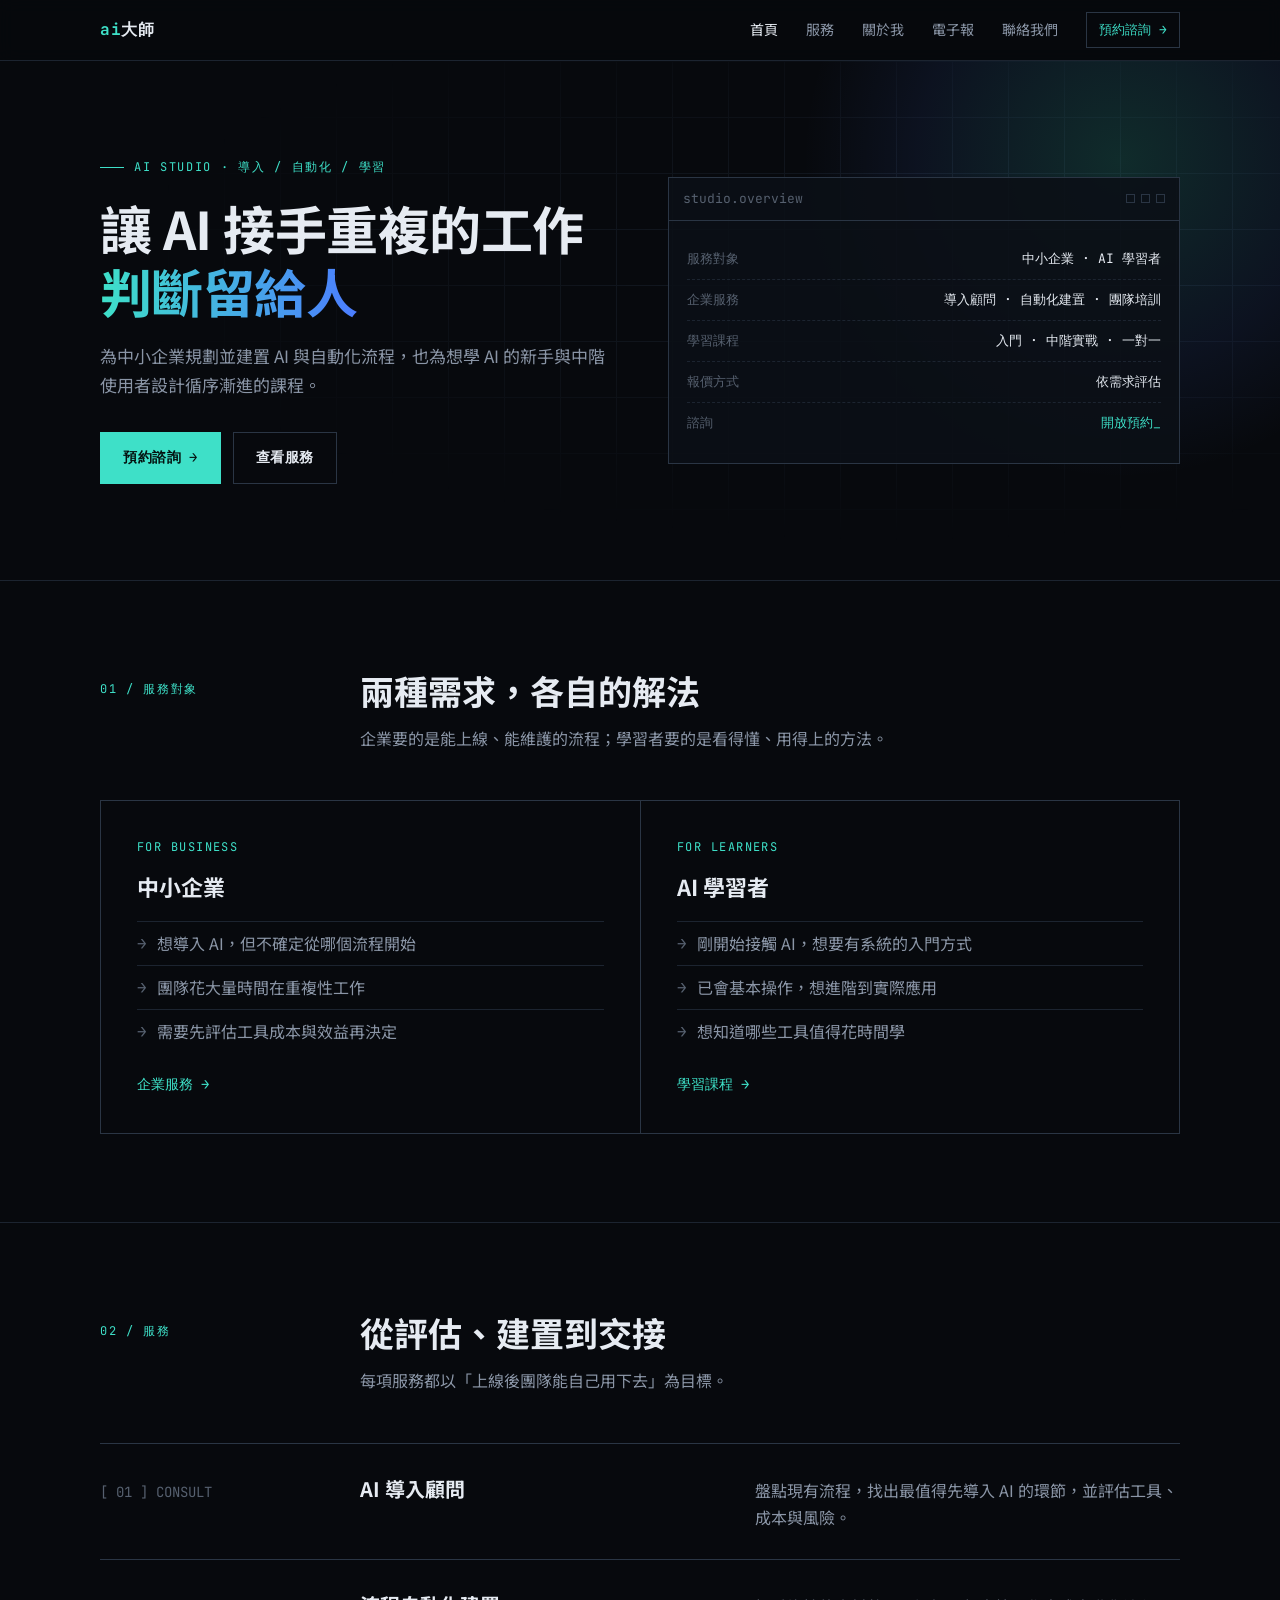
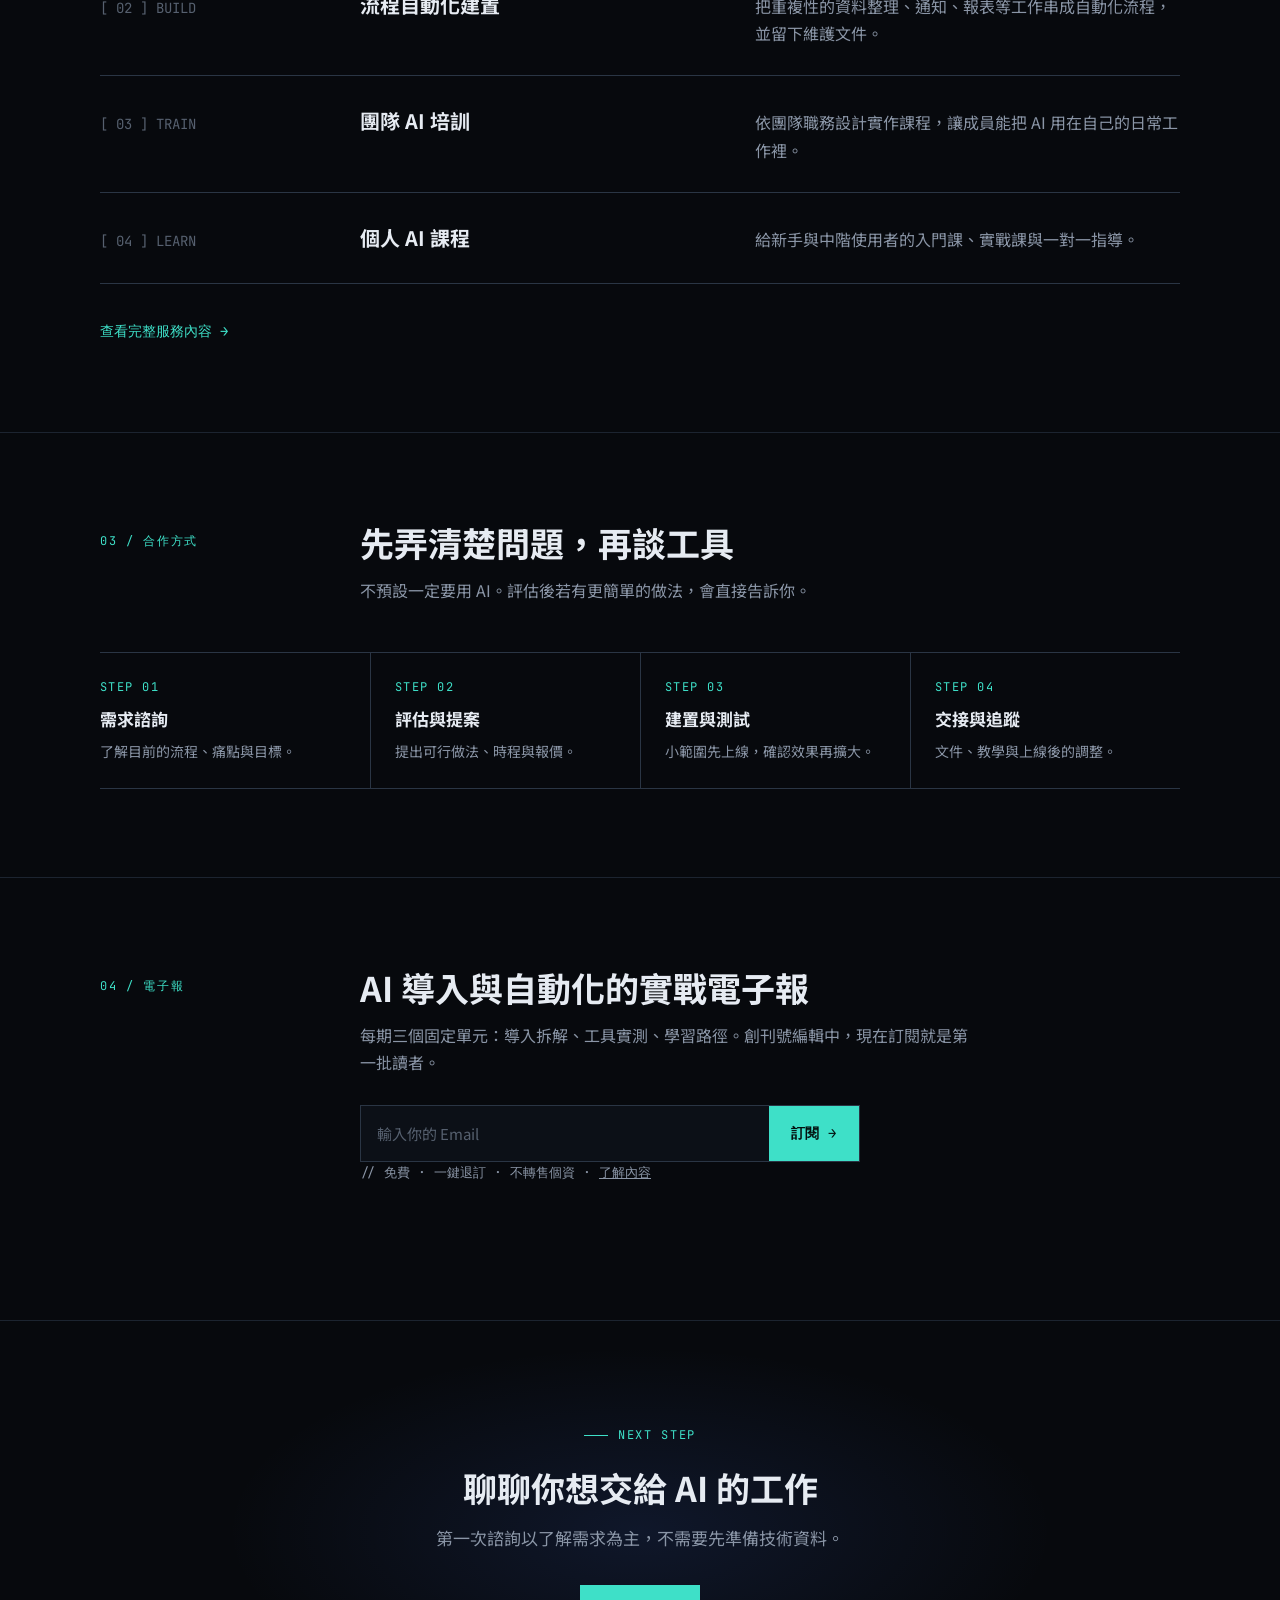
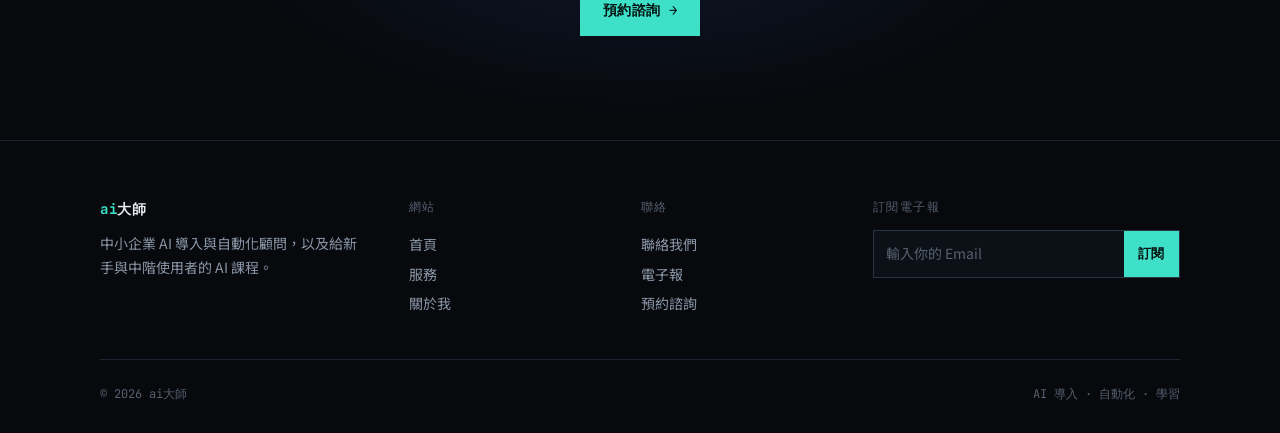
<file: index.html>
<!doctype html>
<html lang="zh-Hant">
<head>
<meta charset="utf-8">
<meta name="viewport" content="width=device-width, initial-scale=1">
<title>中小企業 AI 導入與流程自動化顧問｜AI 課程｜ai大師</title>
<meta name="description" content="ai大師 協助中小企業盤點流程、導入 AI 與建置自動化，上線後團隊能自己維護；也為新手與中階使用者開設 AI 入門與實戰課程。歡迎預約諮詢。">
<meta name="keywords" content="AI導入,流程自動化,中小企業AI,AI顧問,AI課程,AI教學,企業AI培訓">
<!-- 社群分享（Open Graph） -->
<meta property="og:site_name" content="ai大師">
<meta property="og:type" content="website">
<meta property="og:locale" content="zh_TW">
<meta property="og:title" content="中小企業 AI 導入與流程自動化顧問｜ai大師">
<meta property="og:description" content="協助中小企業盤點流程、導入 AI 與建置自動化，也為新手與中階使用者開設 AI 入門與實戰課程。">
<meta name="twitter:card" content="summary_large_image">
<meta property="og:url" content="https://akangdesigner.github.io/ai-brand-site/">
<meta property="og:image" content="https://akangdesigner.github.io/ai-brand-site/assets/og/og-home.png">
<link rel="canonical" href="https://akangdesigner.github.io/ai-brand-site/">
<meta property="og:image:width" content="1200">
<meta property="og:image:height" content="630">
<link rel="stylesheet" href="assets/site.css">
</head>
<body data-page="home">
<nav class="site"></nav>

<!-- ===== HERO ===== -->
<header class="hero-grid">
  <div class="grid-lines"></div><div class="glow"></div>
  <div class="wrap inner">
    <div>
      <p class="eyebrow anim-fade">AI STUDIO · 導入 / 自動化 / 學習</p>
      <h1 class="anim-wipe">讓 AI 接手重複的工作<br><em>判斷留給人</em></h1>
      <p class="lead anim-fade d-9">為中小企業規劃並建置 AI 與自動化流程，也為想學 AI 的新手與中階使用者設計循序漸進的課程。</p>
      <div class="btns anim-fade d-11">
        <a class="btn" href="contact.html#form">預約諮詢 →</a>
        <a class="btn ghost" href="services.html">查看服務</a>
      </div>
    </div>
    <div class="panel anim-fade d-6" aria-label="工作室概要">
      <div class="panel-head"><span>studio.overview</span><span class="dots"><i></i><i></i><i></i></span></div>
      <div class="panel-body">
        <div class="row"><span class="k">服務對象</span><span>中小企業 · AI 學習者</span></div>
        <div class="row"><span class="k">企業服務</span><span>導入顧問 · 自動化建置 · 團隊培訓</span></div>
        <div class="row"><span class="k">學習課程</span><span>入門 · 中階實戰 · 一對一</span></div>
        <div class="row"><span class="k">報價方式</span><span>依需求評估</span></div>
        <div class="row"><span class="k">諮詢</span><span class="hl">開放預約<span class="cursor"></span></span></div>
      </div>
    </div>
  </div>
</header>

<!-- ===== 01 服務對象 ===== -->
<section class="blk">
  <div class="wrap">
    <div class="sec-head reveal">
      <div class="sec-no">01 / 服務對象</div>
      <div><h2>兩種需求，各自的解法</h2><p>企業要的是能上線、能維護的流程；學習者要的是看得懂、用得上的方法。</p></div>
    </div>
    <div class="aud reveal">
      <div>
        <div class="who">FOR BUSINESS</div>
        <h3>中小企業</h3>
        <ul>
          <li>想導入 AI，但不確定從哪個流程開始</li>
          <li>團隊花大量時間在重複性工作</li>
          <li>需要先評估工具成本與效益再決定</li>
        </ul>
        <a class="text-link" href="services.html#business">企業服務 →</a>
      </div>
      <div>
        <div class="who">FOR LEARNERS</div>
        <h3>AI 學習者</h3>
        <ul>
          <li>剛開始接觸 AI，想要有系統的入門方式</li>
          <li>已會基本操作，想進階到實際應用</li>
          <li>想知道哪些工具值得花時間學</li>
        </ul>
        <a class="text-link" href="services.html#learning">學習課程 →</a>
      </div>
    </div>
  </div>
</section>

<!-- ===== 02 服務 ===== -->
<section class="blk">
  <div class="wrap">
    <div class="sec-head reveal">
      <div class="sec-no">02 / 服務</div>
      <div><h2>從評估、建置到交接</h2><p>每項服務都以「上線後團隊能自己用下去」為目標。</p></div>
    </div>
    <div class="units">
      <div class="unit reveal"><div class="n">[ 01 ] CONSULT</div><h3>AI 導入顧問</h3><p>盤點現有流程，找出最值得先導入 AI 的環節，並評估工具、成本與風險。</p></div>
      <div class="unit reveal"><div class="n">[ 02 ] BUILD</div><h3>流程自動化建置</h3><p>把重複性的資料整理、通知、報表等工作串成自動化流程，並留下維護文件。</p></div>
      <div class="unit reveal"><div class="n">[ 03 ] TRAIN</div><h3>團隊 AI 培訓</h3><p>依團隊職務設計實作課程，讓成員能把 AI 用在自己的日常工作裡。</p></div>
      <div class="unit reveal"><div class="n">[ 04 ] LEARN</div><h3>個人 AI 課程</h3><p>給新手與中階使用者的入門課、實戰課與一對一指導。</p></div>
    </div>
    <div class="sec-foot reveal"><a class="text-link" href="services.html">查看完整服務內容 →</a></div>
  </div>
</section>

<!-- ===== 03 合作方式 ===== -->
<section class="blk">
  <div class="wrap">
    <div class="sec-head reveal">
      <div class="sec-no">03 / 合作方式</div>
      <div><h2>先弄清楚問題，再談工具</h2><p>不預設一定要用 AI。評估後若有更簡單的做法，會直接告訴你。</p></div>
    </div>
    <div class="steps reveal">
      <div class="step"><div class="n">STEP 01</div><h3>需求諮詢</h3><p>了解目前的流程、痛點與目標。</p></div>
      <div class="step"><div class="n">STEP 02</div><h3>評估與提案</h3><p>提出可行做法、時程與報價。</p></div>
      <div class="step"><div class="n">STEP 03</div><h3>建置與測試</h3><p>小範圍先上線，確認效果再擴大。</p></div>
      <div class="step"><div class="n">STEP 04</div><h3>交接與追蹤</h3><p>文件、教學與上線後的調整。</p></div>
    </div>
  </div>
</section>

<!-- ===== 04 電子報 ===== -->
<section class="blk">
  <div class="wrap">
    <div class="sec-head reveal">
      <div class="sec-no">04 / 電子報</div>
      <div>
        <h2>AI 導入與自動化的實戰電子報</h2>
        <p>每期三個固定單元：導入拆解、工具實測、學習路徑。創刊號編輯中，現在訂閱就是第一批讀者。</p>
        <div class="js-sub" style="margin-top:28px">
          <form class="sub-form" novalidate>
            <input type="email" name="email" placeholder="輸入你的 Email" aria-label="Email">
            <button type="submit">訂閱 →</button>
          </form>
          <p class="fine">// 免費 · 一鍵退訂 · 不轉售個資 · <a href="newsletter.html" style="color:var(--muted)">了解內容</a></p>
          <p class="ok" role="status" hidden>&gt; 已收到。確認信寄出，請至信箱完成驗證。</p>
        </div>
      </div>
    </div>
  </div>
</section>

<!-- ===== CTA ===== -->
<section class="final">
  <div class="wrap reveal">
    <p class="eyebrow center">NEXT STEP</p>
    <h2>聊聊你想交給 AI 的工作</h2>
    <p class="lead">第一次諮詢以了解需求為主，不需要先準備技術資料。</p>
    <div class="btns"><a class="btn" href="contact.html#form">預約諮詢 →</a></div>
  </div>
</section>

<footer class="site"></footer>
<script src="assets/site.js"></script>
</body>
</html>
</file>
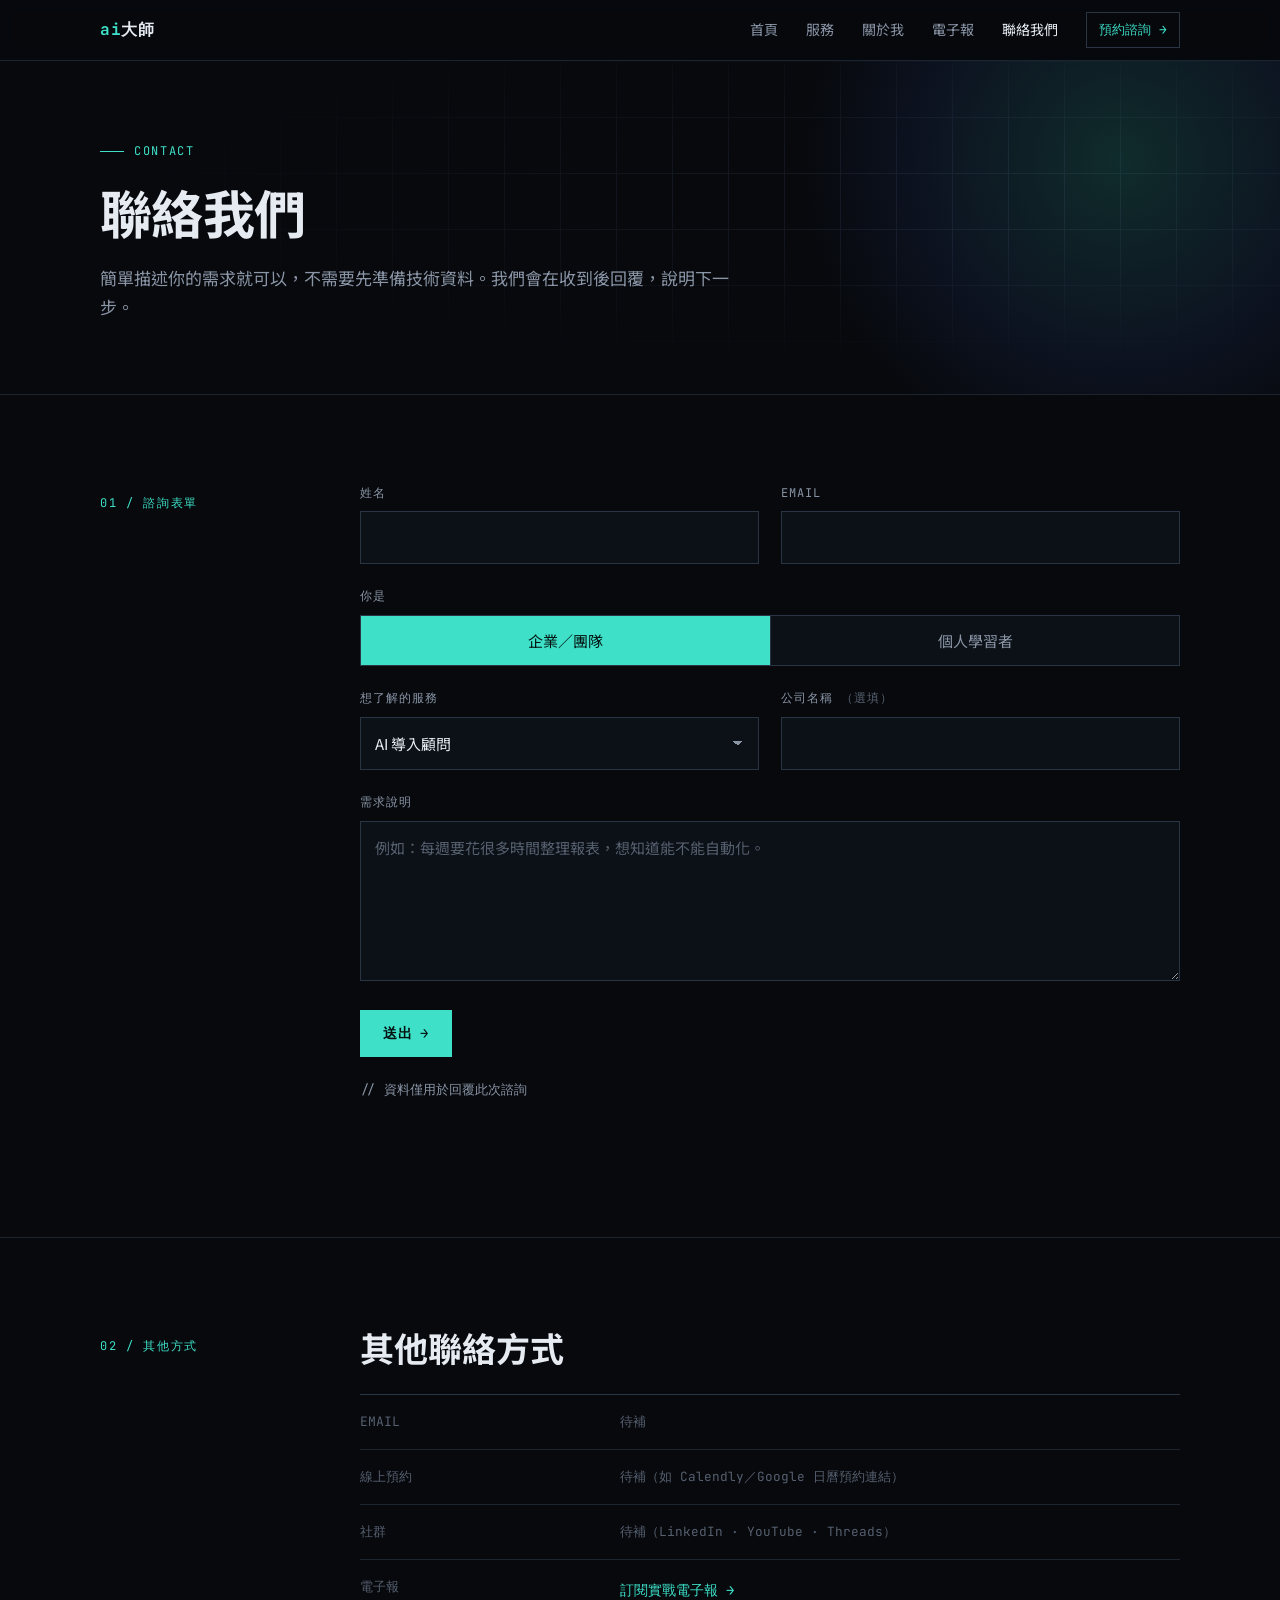
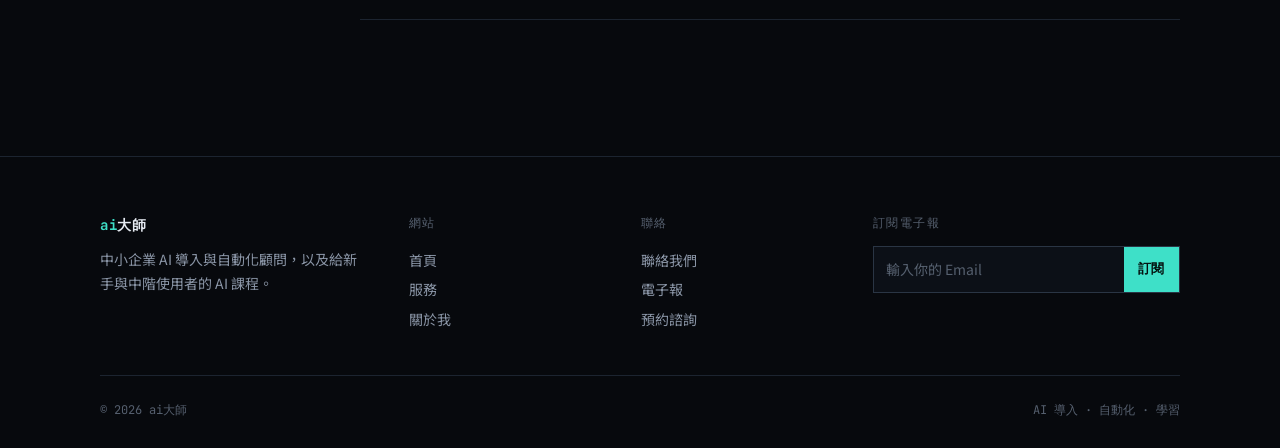
<file: contact.html>
<!doctype html>
<html lang="zh-Hant">
<head>
<meta charset="utf-8">
<meta name="viewport" content="width=device-width, initial-scale=1">
<title>聯絡我們｜預約 AI 導入與自動化諮詢｜ai大師</title>
<meta name="description" content="填寫表單預約 AI 導入、流程自動化、團隊培訓或個人 AI 課程諮詢。簡單描述需求即可，不需要先準備技術資料，我們會以 Email 回覆。">
<meta name="keywords" content="AI諮詢,AI導入諮詢,自動化諮詢,AI課程報名,聯絡ai大師">
<!-- 社群分享（Open Graph） -->
<meta property="og:site_name" content="ai大師">
<meta property="og:type" content="website">
<meta property="og:locale" content="zh_TW">
<meta property="og:title" content="預約 AI 導入與自動化諮詢｜ai大師">
<meta property="og:description" content="簡單描述需求即可，不需要先準備技術資料，我們會以 Email 回覆。">
<meta name="twitter:card" content="summary_large_image">
<meta property="og:url" content="https://akangdesigner.github.io/ai-brand-site/contact.html">
<meta property="og:image" content="https://akangdesigner.github.io/ai-brand-site/assets/og/og-contact.png">
<link rel="canonical" href="https://akangdesigner.github.io/ai-brand-site/contact.html">
<meta property="og:image:width" content="1200">
<meta property="og:image:height" content="630">
<link rel="stylesheet" href="assets/site.css">
</head>
<body data-page="contact">
<nav class="site"></nav>

<header class="hero-grid compact">
  <div class="grid-lines"></div><div class="glow"></div>
  <div class="wrap inner">
    <div>
      <p class="eyebrow anim-fade">CONTACT</p>
      <h1 class="anim-wipe">聯絡我們</h1>
      <p class="lead anim-fade d-6">簡單描述你的需求就可以，不需要先準備技術資料。我們會在收到後回覆，說明下一步。</p>
    </div>
  </div>
</header>

<section class="blk" id="form">
  <div class="wrap">
    <div class="sec-head">
      <div class="sec-no">01 / 諮詢表單</div>
      <div>
        <form id="contact-form" class="form" novalidate>
          <div class="two">
            <div class="field">
              <label for="c-name">姓名</label>
              <input id="c-name" name="name" autocomplete="name" data-required>
              <div class="err" hidden>請填寫姓名</div>
            </div>
            <div class="field">
              <label for="c-email">EMAIL</label>
              <input id="c-email" name="email" type="email" autocomplete="email" data-required>
              <div class="err" hidden>請輸入有效的 Email</div>
            </div>
          </div>
          <fieldset class="field">
            <legend>你是</legend>
            <div class="seg">
              <input type="radio" name="role" id="c-biz" value="business" checked><label for="c-biz">企業／團隊</label>
              <input type="radio" name="role" id="c-learn" value="learner"><label for="c-learn">個人學習者</label>
            </div>
          </fieldset>
          <div class="two">
            <div class="field">
              <label for="c-type">想了解的服務</label>
              <select id="c-type" name="type">
                <option>AI 導入顧問</option>
                <option>流程自動化建置</option>
                <option>團隊 AI 培訓</option>
                <option>個人 AI 課程</option>
                <option>還不確定</option>
              </select>
            </div>
            <div class="field">
              <label for="c-company">公司名稱 <span class="opt">（選填）</span></label>
              <input id="c-company" name="company" autocomplete="organization">
            </div>
          </div>
          <div class="field">
            <label for="c-msg">需求說明</label>
            <textarea id="c-msg" name="message" placeholder="例如：每週要花很多時間整理報表，想知道能不能自動化。" data-required></textarea>
            <div class="err" hidden>請簡單描述你的需求</div>
          </div>
          <!-- 防垃圾訊息：真人看不到這個欄位 -->
          <div style="position:absolute;left:-9999px" aria-hidden="true"><label>網站<input name="website" tabindex="-1" autocomplete="off"></label></div>
          <button class="btn" type="submit">送出 →</button>
          <p class="err" id="contact-fail" role="alert" hidden>送出失敗，請檢查網路後再試一次。</p>
          <p class="fine" style="margin:0">// 資料僅用於回覆此次諮詢</p>
        </form>
        <div id="contact-ok" class="panel" role="status" hidden>
          <div class="panel-head"><span>request.sent</span><span class="dots"><i></i><i></i><i></i></span></div>
          <div class="panel-body">
            <div class="row"><span class="k">狀態</span><span class="hl">已收到</span></div>
            <div class="row"><span class="k">下一步</span><span>我們會以 Email 回覆</span></div>
            <div class="row" id="contact-test" hidden><span class="k">測試模式</span><span>尚未連接 Google 試算表，資料未送出</span></div>
          </div>
        </div>
      </div>
    </div>
  </div>
</section>

<section class="blk">
  <div class="wrap">
    <div class="sec-head">
      <div class="sec-no">02 / 其他方式</div>
      <div>
        <h2>其他聯絡方式</h2>
        <div class="spec" style="margin-top:24px">
          <!-- TODO：替換為實際資訊 -->
          <div class="r"><div>EMAIL</div><div class="todo">待補</div></div>
          <div class="r"><div>線上預約</div><div class="todo">待補（如 Calendly／Google 日曆預約連結）</div></div>
          <div class="r"><div>社群</div><div class="todo">待補（LinkedIn · YouTube · Threads）</div></div>
          <div class="r"><div>電子報</div><div><a class="text-link" href="newsletter.html">訂閱實戰電子報 →</a></div></div>
        </div>
      </div>
    </div>
  </div>
</section>

<footer class="site"></footer>
<script src="assets/site.js"></script>
</body>
</html>
</file>
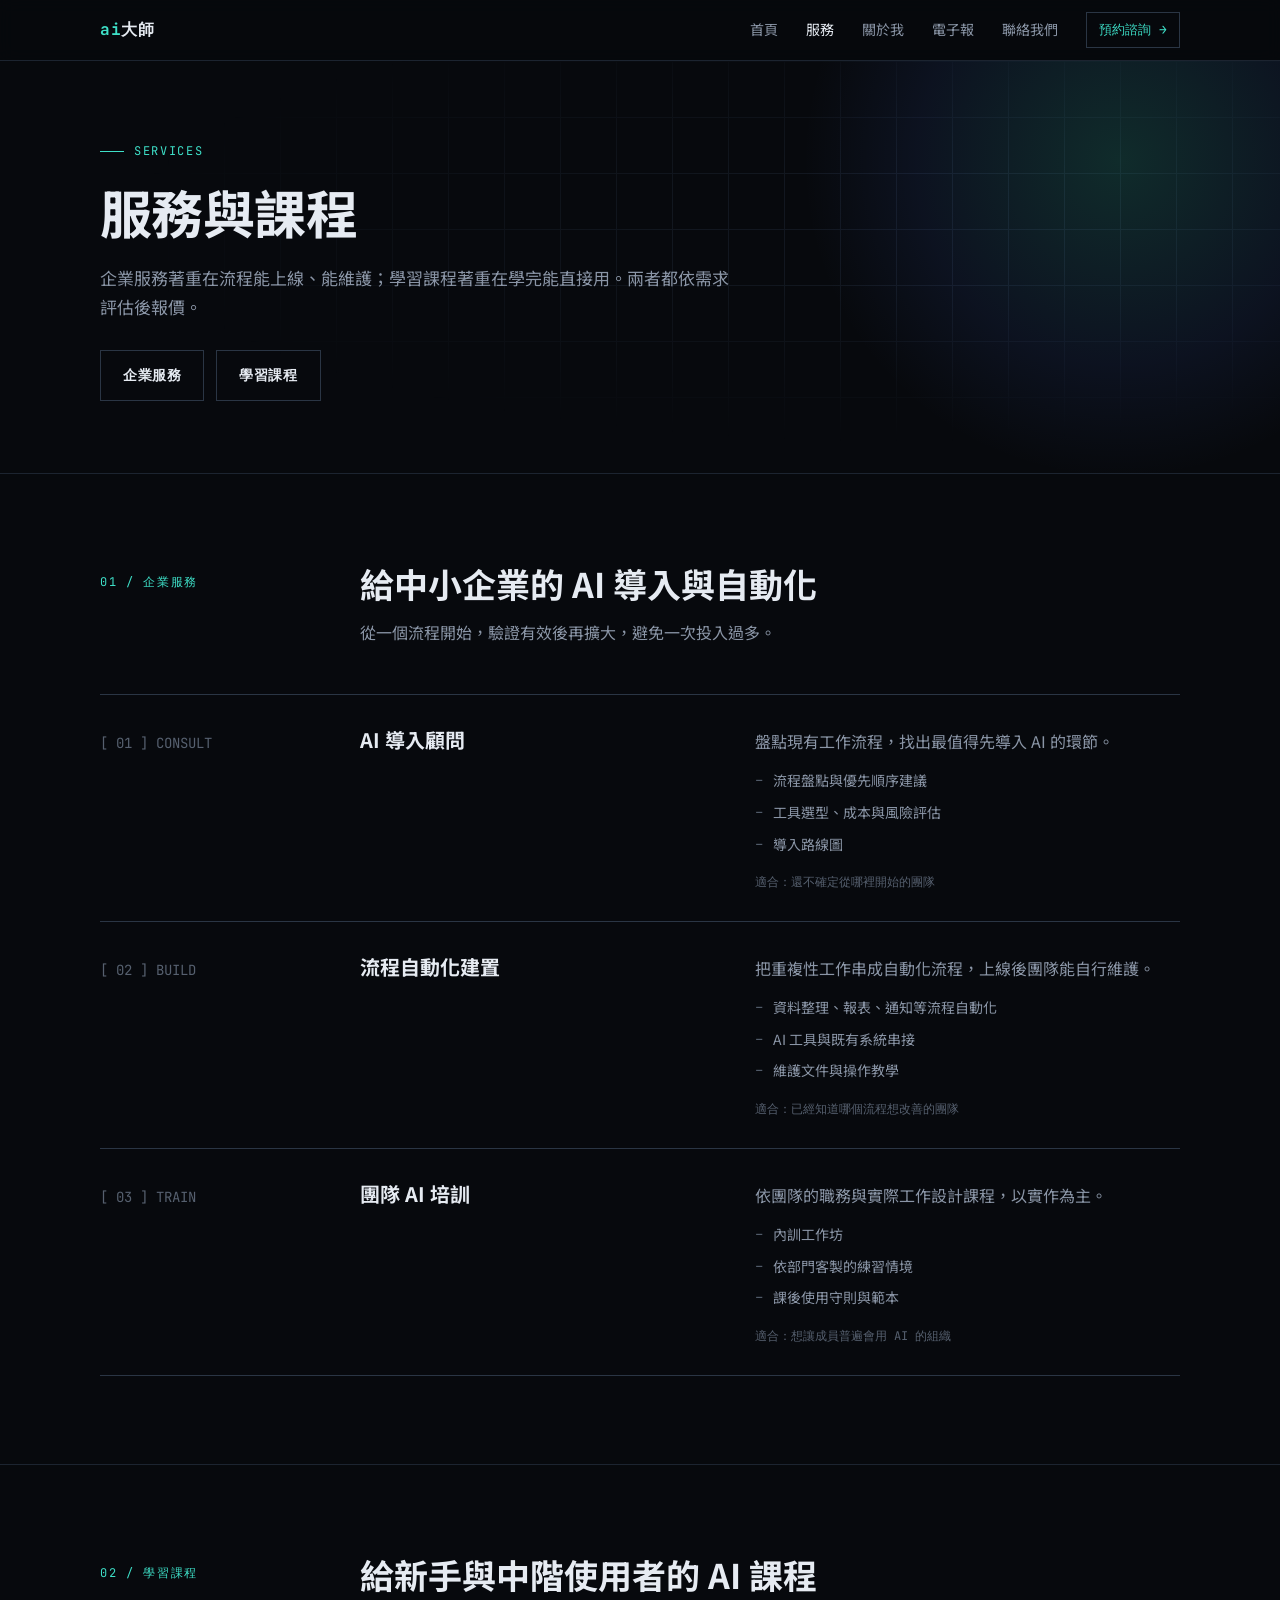
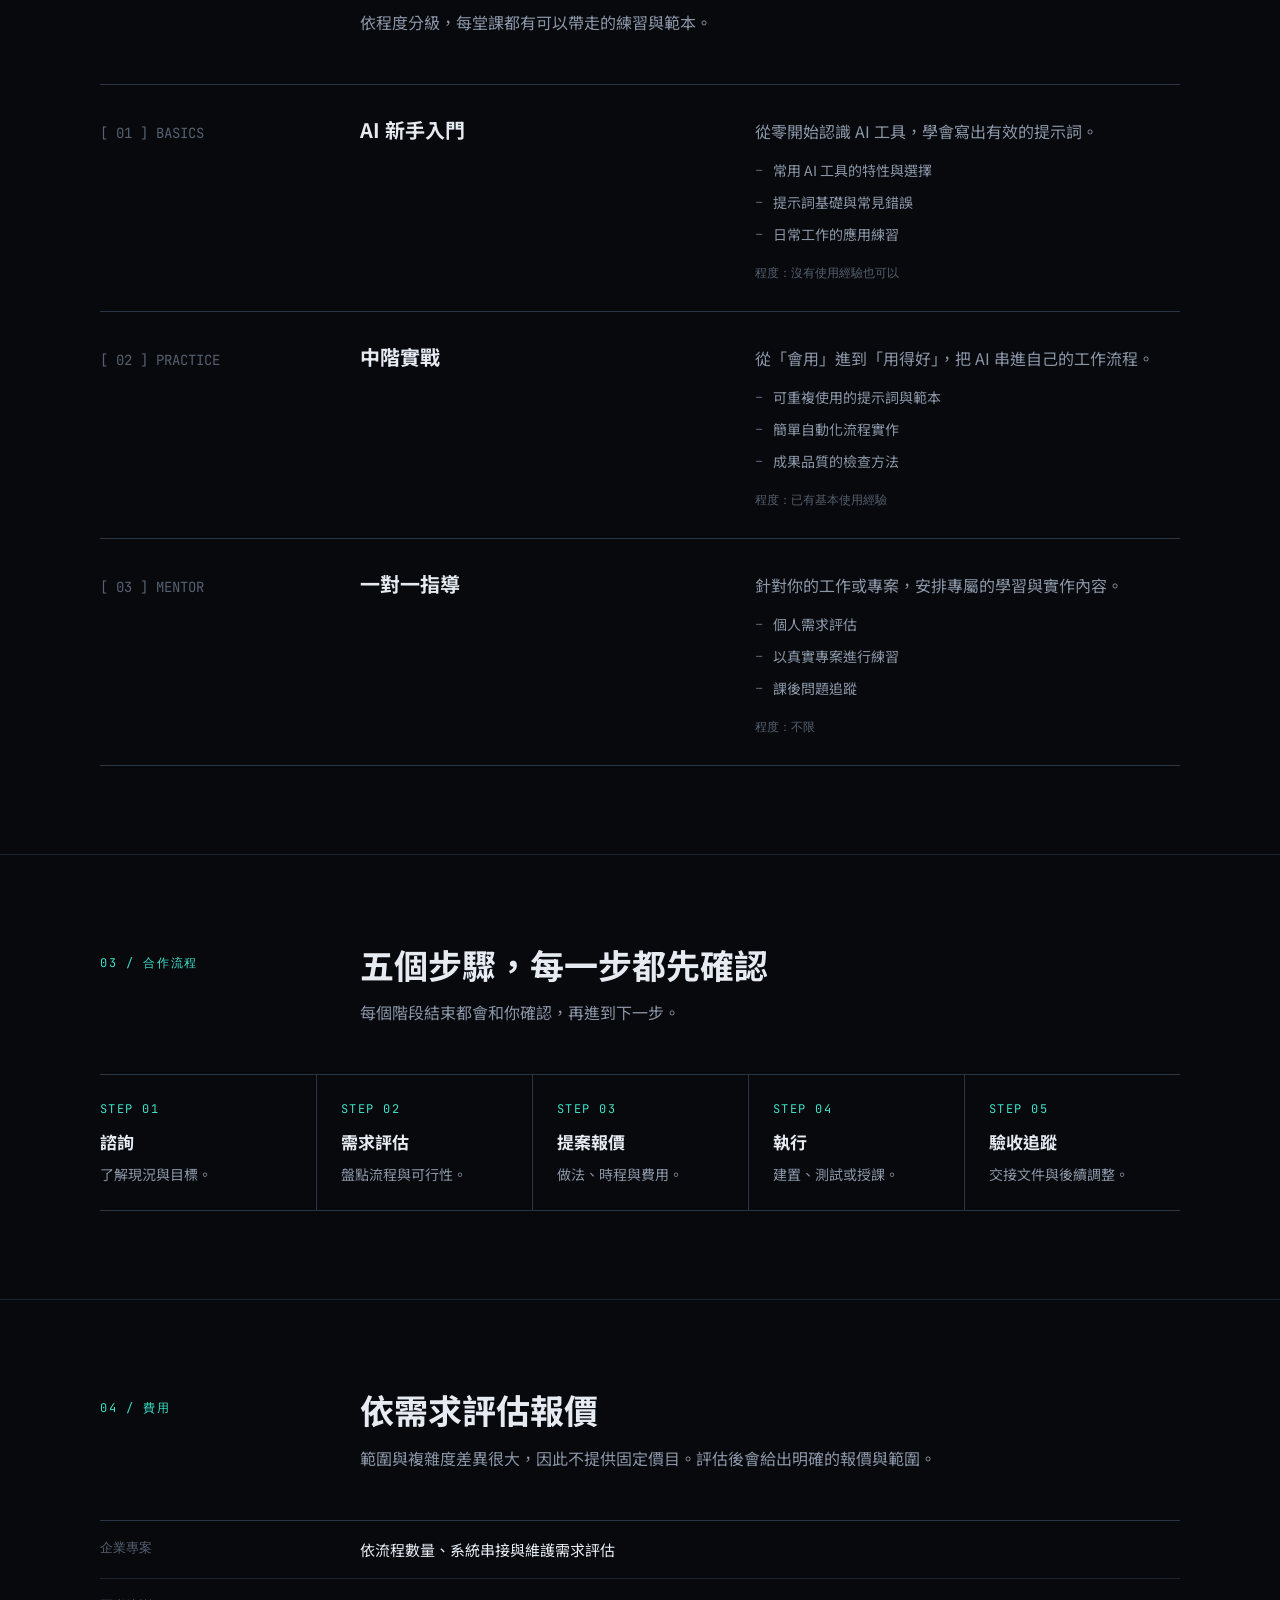
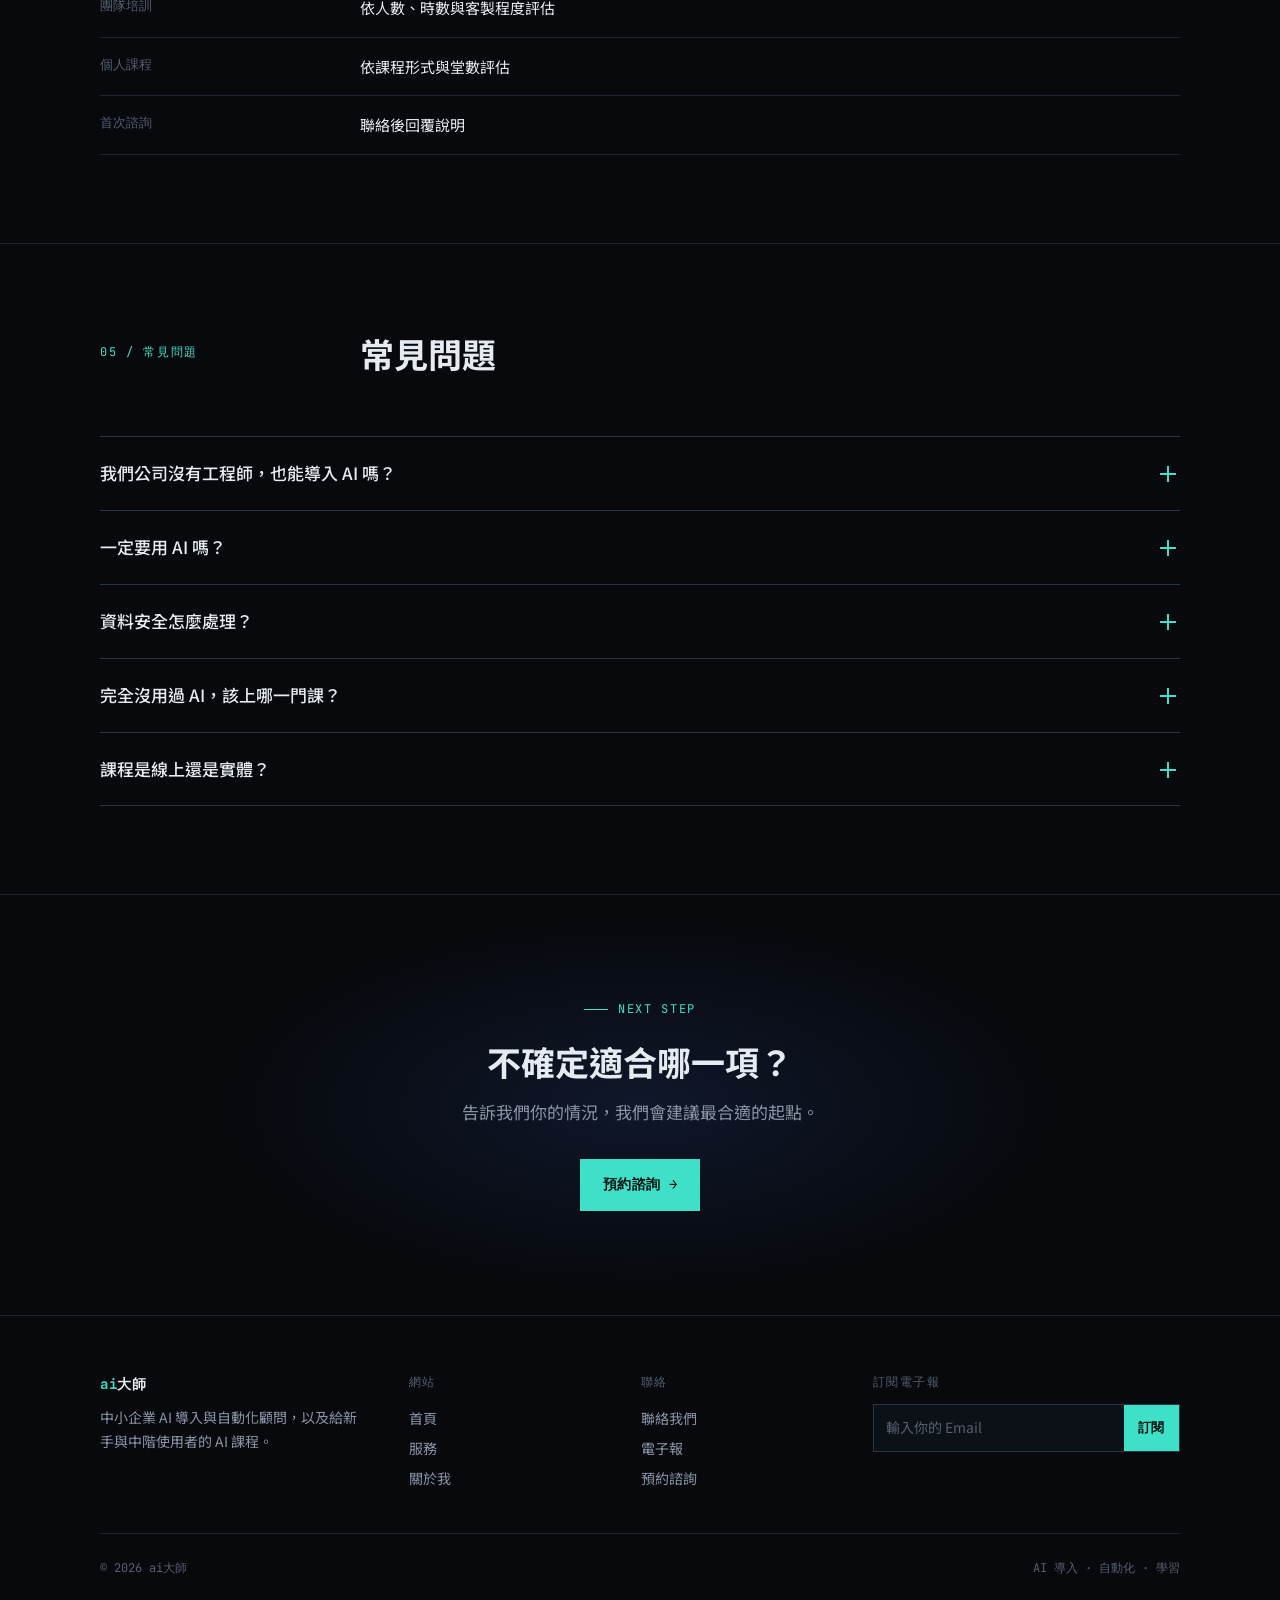
<file: services.html>
<!doctype html>
<html lang="zh-Hant">
<head>
<meta charset="utf-8">
<meta name="viewport" content="width=device-width, initial-scale=1">
<title>AI 導入顧問、自動化建置與 AI 課程｜服務項目｜ai大師</title>
<meta name="description" content="企業服務含 AI 導入顧問、流程自動化建置與團隊 AI 培訓；個人課程含 AI 新手入門、中階實戰與一對一指導。依需求評估報價，附合作流程與常見問題。">
<meta name="keywords" content="AI導入顧問,流程自動化建置,企業AI培訓,AI新手入門,AI實戰課程,AI一對一教學">
<!-- 社群分享（Open Graph） -->
<meta property="og:site_name" content="ai大師">
<meta property="og:type" content="website">
<meta property="og:locale" content="zh_TW">
<meta property="og:title" content="AI 導入顧問、自動化建置與 AI 課程｜ai大師">
<meta property="og:description" content="企業 AI 導入顧問、流程自動化建置、團隊培訓，以及 AI 新手入門、中階實戰與一對一指導。">
<meta name="twitter:card" content="summary_large_image">
<meta property="og:url" content="https://akangdesigner.github.io/ai-brand-site/services.html">
<meta property="og:image" content="https://akangdesigner.github.io/ai-brand-site/assets/og/og-services.png">
<link rel="canonical" href="https://akangdesigner.github.io/ai-brand-site/services.html">
<meta property="og:image:width" content="1200">
<meta property="og:image:height" content="630">
<link rel="stylesheet" href="assets/site.css">
</head>
<body data-page="services">
<nav class="site"></nav>

<header class="hero-grid compact">
  <div class="grid-lines"></div><div class="glow"></div>
  <div class="wrap inner">
    <div>
      <p class="eyebrow anim-fade">SERVICES</p>
      <h1 class="anim-wipe">服務與課程</h1>
      <p class="lead anim-fade d-6">企業服務著重在流程能上線、能維護；學習課程著重在學完能直接用。兩者都依需求評估後報價。</p>
      <div class="btns anim-fade d-9" style="margin-top:28px">
        <a class="btn ghost" href="#business">企業服務</a>
        <a class="btn ghost" href="#learning">學習課程</a>
      </div>
    </div>
  </div>
</header>

<!-- ===== 01 企業服務 ===== -->
<section class="blk" id="business">
  <div class="wrap">
    <div class="sec-head reveal">
      <div class="sec-no">01 / 企業服務</div>
      <div><h2>給中小企業的 AI 導入與自動化</h2><p>從一個流程開始，驗證有效後再擴大，避免一次投入過多。</p></div>
    </div>
    <div class="units">
      <div class="unit reveal">
        <div class="n">[ 01 ] CONSULT</div>
        <h3>AI 導入顧問</h3>
        <div>
          <p>盤點現有工作流程，找出最值得先導入 AI 的環節。</p>
          <ul><li>流程盤點與優先順序建議</li><li>工具選型、成本與風險評估</li><li>導入路線圖</li></ul>
          <span class="meta">適合：還不確定從哪裡開始的團隊</span>
        </div>
      </div>
      <div class="unit reveal">
        <div class="n">[ 02 ] BUILD</div>
        <h3>流程自動化建置</h3>
        <div>
          <p>把重複性工作串成自動化流程，上線後團隊能自行維護。</p>
          <ul><li>資料整理、報表、通知等流程自動化</li><li>AI 工具與既有系統串接</li><li>維護文件與操作教學</li></ul>
          <span class="meta">適合：已經知道哪個流程想改善的團隊</span>
        </div>
      </div>
      <div class="unit reveal">
        <div class="n">[ 03 ] TRAIN</div>
        <h3>團隊 AI 培訓</h3>
        <div>
          <p>依團隊的職務與實際工作設計課程，以實作為主。</p>
          <ul><li>內訓工作坊</li><li>依部門客製的練習情境</li><li>課後使用守則與範本</li></ul>
          <span class="meta">適合：想讓成員普遍會用 AI 的組織</span>
        </div>
      </div>
    </div>
  </div>
</section>

<!-- ===== 02 學習課程 ===== -->
<section class="blk" id="learning">
  <div class="wrap">
    <div class="sec-head reveal">
      <div class="sec-no">02 / 學習課程</div>
      <div><h2>給新手與中階使用者的 AI 課程</h2><p>依程度分級，每堂課都有可以帶走的練習與範本。</p></div>
    </div>
    <div class="units">
      <div class="unit reveal">
        <div class="n">[ 01 ] BASICS</div>
        <h3>AI 新手入門</h3>
        <div>
          <p>從零開始認識 AI 工具，學會寫出有效的提示詞。</p>
          <ul><li>常用 AI 工具的特性與選擇</li><li>提示詞基礎與常見錯誤</li><li>日常工作的應用練習</li></ul>
          <span class="meta">程度：沒有使用經驗也可以</span>
        </div>
      </div>
      <div class="unit reveal">
        <div class="n">[ 02 ] PRACTICE</div>
        <h3>中階實戰</h3>
        <div>
          <p>從「會用」進到「用得好」，把 AI 串進自己的工作流程。</p>
          <ul><li>可重複使用的提示詞與範本</li><li>簡單自動化流程實作</li><li>成果品質的檢查方法</li></ul>
          <span class="meta">程度：已有基本使用經驗</span>
        </div>
      </div>
      <div class="unit reveal">
        <div class="n">[ 03 ] MENTOR</div>
        <h3>一對一指導</h3>
        <div>
          <p>針對你的工作或專案，安排專屬的學習與實作內容。</p>
          <ul><li>個人需求評估</li><li>以真實專案進行練習</li><li>課後問題追蹤</li></ul>
          <span class="meta">程度：不限</span>
        </div>
      </div>
    </div>
  </div>
</section>

<!-- ===== 03 合作流程 ===== -->
<section class="blk">
  <div class="wrap">
    <div class="sec-head reveal">
      <div class="sec-no">03 / 合作流程</div>
      <div><h2>五個步驟，每一步都先確認</h2><p>每個階段結束都會和你確認，再進到下一步。</p></div>
    </div>
    <div class="steps reveal">
      <div class="step"><div class="n">STEP 01</div><h3>諮詢</h3><p>了解現況與目標。</p></div>
      <div class="step"><div class="n">STEP 02</div><h3>需求評估</h3><p>盤點流程與可行性。</p></div>
      <div class="step"><div class="n">STEP 03</div><h3>提案報價</h3><p>做法、時程與費用。</p></div>
      <div class="step"><div class="n">STEP 04</div><h3>執行</h3><p>建置、測試或授課。</p></div>
      <div class="step"><div class="n">STEP 05</div><h3>驗收追蹤</h3><p>交接文件與後續調整。</p></div>
    </div>
  </div>
</section>

<!-- ===== 04 費用 ===== -->
<section class="blk">
  <div class="wrap">
    <div class="sec-head reveal">
      <div class="sec-no">04 / 費用</div>
      <div><h2>依需求評估報價</h2><p>範圍與複雜度差異很大，因此不提供固定價目。評估後會給出明確的報價與範圍。</p></div>
    </div>
    <div class="spec reveal">
      <div class="r"><div>企業專案</div><div>依流程數量、系統串接與維護需求評估</div></div>
      <div class="r"><div>團隊培訓</div><div>依人數、時數與客製程度評估</div></div>
      <div class="r"><div>個人課程</div><div>依課程形式與堂數評估</div></div>
      <div class="r"><div>首次諮詢</div><div>聯絡後回覆說明</div></div>
    </div>
  </div>
</section>

<!-- ===== 05 FAQ ===== -->
<section class="blk">
  <div class="wrap">
    <div class="sec-head reveal">
      <div class="sec-no">05 / 常見問題</div>
      <div><h2>常見問題</h2></div>
    </div>
    <div class="faq reveal">
      <details><summary>我們公司沒有工程師，也能導入 AI 嗎？</summary><p>可以。多數中小企業的自動化需求可以用現成工具完成，建置時會一併整理操作文件與教學，讓非技術人員也能維護。</p></details>
      <details><summary>一定要用 AI 嗎？</summary><p>不一定。評估後若一般的自動化或流程調整就能解決，會直接建議較簡單的做法。</p></details>
      <details><summary>資料安全怎麼處理？</summary><p>評估階段會確認資料的敏感程度，並依需求選擇合適的工具與權限設定，敏感資料不會在未經同意下送入外部服務。</p></details>
      <details><summary>完全沒用過 AI，該上哪一門課？</summary><p>建議從「AI 新手入門」開始。若不確定程度，可以先聯絡，我們會依你的狀況建議。</p></details>
      <details><summary>課程是線上還是實體？</summary><p>依課程與需求安排，詳細形式可在聯絡時確認。</p></details>
    </div>
  </div>
</section>

<section class="final">
  <div class="wrap reveal">
    <p class="eyebrow center">NEXT STEP</p>
    <h2>不確定適合哪一項？</h2>
    <p class="lead">告訴我們你的情況，我們會建議最合適的起點。</p>
    <div class="btns"><a class="btn" href="contact.html#form">預約諮詢 →</a></div>
  </div>
</section>

<footer class="site"></footer>
<script src="assets/site.js"></script>
</body>
</html>
</file>
<file: assets/site.css>
/* =========================================================
   ai大師 官網共用樣式（AI 科技風）
   Tokens 來自 Claude Design 設計系統 tokens/*.css
   ========================================================= */
@import url("https://fonts.googleapis.com/css2?family=JetBrains+Mono:wght@400;500;700&family=Noto+Sans+TC:wght@400;500;700&display=swap");

:root{
  --ink-950:#07090d;--ink-900:#0c1017;--ink-800:#1c2430;--ink-700:#2a3544;
  --ink-500:#56606f;--ink-400:#8a95a6;--ink-100:#e6ebf2;
  --teal-400:#3ee0c8;--teal-ink:#04110f;--blue-500:#4c7dff;
  --bg:var(--ink-950);--bg-2:var(--ink-900);
  --surface-panel:rgba(12,16,23,.9);--surface-nav:rgba(7,9,13,.85);
  --line:var(--ink-800);--line-2:var(--ink-700);
  --text:var(--ink-100);--muted:var(--ink-400);--dim:var(--ink-500);
  --accent:var(--teal-400);--accent-2:var(--blue-500);--on-accent:var(--teal-ink);
  --gradient-accent:linear-gradient(90deg,var(--accent),var(--accent-2));
  --gradient-progress:linear-gradient(90deg,var(--accent-2),var(--accent));
  --glow-hero:radial-gradient(circle,rgba(62,224,200,.16),rgba(76,125,255,.08) 45%,transparent 70%);
  --glow-cta:radial-gradient(ellipse,rgba(76,125,255,.12),transparent 65%);
  --mono:"JetBrains Mono","Cascadia Code",Consolas,monospace;
  --sans:"Noto Sans TC","Microsoft JhengHei",system-ui,sans-serif;
  --fs-h1:clamp(32px,5vw,52px);--fs-h2:clamp(24px,3.2vw,34px);
  --progress:64%;
}

/* ---------- Base ---------- */
*,*::before,*::after{box-sizing:border-box}
html{scroll-behavior:smooth}
body{margin:0;background:var(--bg);color:var(--text);font-family:var(--sans);line-height:1.7;overflow-x:hidden}
a{color:inherit}
::selection{background:var(--accent);color:var(--on-accent)}
[hidden]{display:none!important}
.wrap{max-width:1120px;margin:0 auto;padding:0 20px}
.mono{font-family:var(--mono)}
.muted{color:var(--muted)}
.accent{color:var(--accent)}

/* ---------- Nav ---------- */
nav.site{border-bottom:1px solid var(--line);position:sticky;top:0;z-index:10;background:var(--surface-nav);backdrop-filter:blur(8px);-webkit-backdrop-filter:blur(8px)}
nav.site .wrap{display:flex;align-items:center;justify-content:space-between;height:60px;gap:20px}
.wordmark{font-family:var(--mono);font-weight:700;letter-spacing:.04em;white-space:nowrap;text-decoration:none}
.wordmark span{color:var(--accent)}
.links{display:flex;gap:28px;font-size:14px;flex-wrap:wrap;align-items:center}
.links a{text-decoration:none;color:var(--muted)}
.links a:hover,.links a[aria-current]{color:var(--text)}
.links a.nav-cta{font-family:var(--mono);font-size:13px;color:var(--accent);border:1px solid var(--line-2);padding:6px 12px}
.links .idx{display:none}
.nav-toggle{display:none}

/* ---------- 手機版導覽：漢堡選單 ---------- */
@media (max-width:760px){
  /* backdrop-filter 會讓 fixed 子元素相對於 nav 定位，手機版改用實色背景 */
  nav.site{backdrop-filter:none;-webkit-backdrop-filter:none;background:var(--bg)}
  nav.site .wrap{height:56px}
  .nav-toggle{display:flex;flex-direction:column;justify-content:center;gap:6px;width:44px;height:44px;margin-right:-10px;padding:0 10px;background:transparent;border:0;cursor:pointer}
  .nav-toggle span{display:block;height:2px;background:var(--text);transition:transform .35s cubic-bezier(.7,0,.2,1),opacity .2s}
  .nav-toggle span:nth-child(2){width:70%;margin-left:auto}
  nav.site.open .nav-toggle span:nth-child(1){transform:translateY(8px) rotate(45deg)}
  nav.site.open .nav-toggle span:nth-child(2){opacity:0}
  nav.site.open .nav-toggle span:nth-child(3){transform:translateY(-8px) rotate(-45deg)}
  .nav-toggle:focus-visible{outline:2px solid var(--accent);outline-offset:-2px}

  nav.site .links{position:fixed;left:0;right:0;top:57px;bottom:0;flex-direction:column;align-items:stretch;flex-wrap:nowrap;gap:0;padding:8px 20px 32px;background:var(--bg);overflow-y:auto;
    clip-path:inset(0 0 100% 0);visibility:hidden;transition:clip-path .45s cubic-bezier(.7,0,.2,1),visibility 0s .45s}
  nav.site.open .links{clip-path:inset(0 0 0 0);visibility:visible;transition:clip-path .45s cubic-bezier(.7,0,.2,1)}
  nav.site .links a{display:flex;align-items:baseline;gap:16px;padding:18px 0;border-bottom:1px solid var(--line);font-size:26px;font-weight:700;color:var(--text);opacity:0;transform:translateY(10px);transition:opacity .3s,transform .3s}
  nav.site.open .links a{opacity:1;transform:none}
  nav.site.open .links a:nth-child(2){transition-delay:.04s}nav.site.open .links a:nth-child(3){transition-delay:.08s}
  nav.site.open .links a:nth-child(4){transition-delay:.12s}nav.site.open .links a:nth-child(5){transition-delay:.16s}
  nav.site.open .links a:nth-child(6){transition-delay:.2s}
  nav.site .links a[aria-current]{color:var(--accent)}
  .links .idx{display:inline;font-style:normal;font-family:var(--mono);font-size:12px;font-weight:400;color:var(--dim);letter-spacing:.1em}
  nav.site .links a.nav-cta{justify-content:center;margin-top:28px;padding:16px;font-size:15px;border:1px solid var(--accent);background:var(--accent);color:var(--on-accent)}
  nav.site .links a.nav-cta::before{background:var(--text)}
  html.menu-open,html.menu-open body{overflow:hidden}
}

/* ---------- Type ---------- */
.eyebrow{font-family:var(--mono);font-size:12px;color:var(--accent);letter-spacing:.14em;margin:0 0 20px;display:flex;align-items:center;gap:10px}
.eyebrow::before{content:"";width:24px;height:1px;background:var(--accent);display:block}
.eyebrow.center{justify-content:center}
h1{font-weight:700;letter-spacing:-.01em;margin:0 0 20px;font-size:var(--fs-h1);line-height:1.2}
h1 em{font-style:normal;background:var(--gradient-accent);-webkit-background-clip:text;background-clip:text;color:transparent}
h2{font-size:var(--fs-h2);line-height:1.3;margin:0 0 12px}
.lead{color:var(--muted);font-size:17px;margin:0 0 32px;max-width:560px}

/* ---------- Buttons ---------- */
.btns{display:flex;gap:12px;flex-wrap:wrap}
.btn{display:inline-flex;align-items:center;gap:8px;font-family:var(--mono);font-size:14px;font-weight:700;letter-spacing:.04em;padding:13px 22px;border:1px solid var(--accent);cursor:pointer;text-decoration:none;background:var(--accent);color:var(--on-accent)}
.btn.ghost{background:transparent;color:var(--text);border-color:var(--line-2)}
.btn:focus-visible{outline:2px solid var(--text);outline-offset:2px}

/* 按鈕滑動動畫：色塊由左滑入、箭頭往右推 */
.btn,.sub-form button,.links a.nav-cta{position:relative;overflow:hidden;isolation:isolate;transition:color .35s cubic-bezier(.7,0,.2,1),border-color .35s cubic-bezier(.7,0,.2,1)}
.btn::before,.sub-form button::before,.links a.nav-cta::before{content:"";position:absolute;inset:0;z-index:-1;background:var(--text);transform:scaleX(0);transform-origin:right center;transition:transform .45s cubic-bezier(.7,0,.2,1)}
.btn:hover::before,.btn:focus-visible::before,.sub-form button:hover::before,.sub-form button:focus-visible::before,.links a.nav-cta:hover::before,.links a.nav-cta:focus-visible::before{transform:scaleX(1);transform-origin:left center}
.btn:hover,.sub-form button:hover{color:var(--bg);border-color:var(--text)}
.btn.ghost::before,.links a.nav-cta::before{background:var(--accent)}
.btn.ghost:hover,.links a.nav-cta:hover{color:var(--on-accent);border-color:var(--accent)}
.arr{display:inline-block;transition:transform .45s cubic-bezier(.7,0,.2,1)}
.btn:hover .arr,.sub-form button:hover .arr,.links a.nav-cta:hover .arr,.text-link:hover .arr{transform:translateX(5px)}
.btn:active,.sub-form button:active{transform:translateY(1px)}
.text-link{font-family:var(--mono);font-size:14px;color:var(--accent);text-decoration:none}
.text-link:hover{text-decoration:underline}

/* ---------- Page hero（格線） ---------- */
.hero-grid{position:relative;border-bottom:1px solid var(--line);overflow:hidden}
.hero-grid .grid-lines{position:absolute;inset:0;background-image:linear-gradient(var(--line) 1px,transparent 1px),linear-gradient(90deg,var(--line) 1px,transparent 1px);background-size:56px 56px;-webkit-mask-image:radial-gradient(ellipse 80% 70% at 70% 40%,#000 20%,transparent 75%);mask-image:radial-gradient(ellipse 80% 70% at 70% 40%,#000 20%,transparent 75%);opacity:.55}
.hero-grid .glow{position:absolute;width:640px;height:640px;right:-160px;top:-220px;background:var(--glow-hero);pointer-events:none}
.hero-grid .inner{position:relative;z-index:1;padding-top:96px;padding-bottom:96px;display:grid;grid-template-columns:repeat(auto-fit,minmax(min(100%,420px),1fr));gap:56px;align-items:center}
.hero-grid.compact .inner{padding-top:80px;padding-bottom:72px;grid-template-columns:1fr}
.hero-grid.compact .lead{margin-bottom:0;max-width:640px}

/* ---------- Hero 滿版大圖（電子報） ---------- */
.hero-image{position:relative;border-bottom:1px solid var(--line);overflow:hidden;min-height:680px;display:flex;align-items:center}
.hero-bg{position:absolute;inset:0}
.hero-bg img{width:100%;height:100%;object-fit:cover;display:block}
.hero-bg .empty{position:absolute;top:0;right:0;padding:24px 24px 0 0;text-align:right;font-family:var(--mono);font-size:12px;color:var(--dim);opacity:.75}
.hero-bg.is-empty{background:linear-gradient(var(--line) 1px,transparent 1px) 0 0/56px 56px,linear-gradient(90deg,var(--line) 1px,transparent 1px) 0 0/56px 56px,var(--bg-2)}
.hero-scrim{position:absolute;inset:0;pointer-events:none;background:radial-gradient(ellipse 70% 60% at 50% 50%,rgba(7,9,13,.8) 0%,rgba(7,9,13,.45) 60%,rgba(7,9,13,.25) 100%),linear-gradient(0deg,rgba(7,9,13,.85) 0%,rgba(7,9,13,0) 35%)}
.hero-image .inner{position:relative;z-index:1;width:100%;padding:112px 20px}
.hero-image .copy{max-width:820px;margin:0 auto;text-align:center}
.hero-image h1{font-size:clamp(36px,6vw,64px);line-height:1.15;text-wrap:balance}
.hero-image .lead{color:var(--text);margin:0 auto 32px}
.hero-image .sub-form{margin:0 auto}
.hero-image .fine{color:var(--muted)}

@keyframes yl-wipe{from{opacity:0;transform:translateY(18px);-webkit-mask-position:100% 0;mask-position:100% 0}to{opacity:1;transform:none;-webkit-mask-position:0 0;mask-position:0 0}}
@keyframes yl-fade{from{opacity:0;transform:translateY(12px)}to{opacity:1;transform:none}}
.anim-fade{animation:yl-fade .8s ease both}
.anim-wipe{-webkit-mask-image:linear-gradient(90deg,#000 33%,transparent 66%);mask-image:linear-gradient(90deg,#000 33%,transparent 66%);-webkit-mask-size:300% 100%;mask-size:300% 100%;animation:yl-wipe 1.6s cubic-bezier(.2,.7,.2,1) .2s both}
.d-3{animation-delay:.3s}.d-6{animation-delay:.6s}.d-9{animation-delay:.9s}.d-11{animation-delay:1.1s}

/* ---------- Terminal panel ---------- */
.panel{border:1px solid var(--line-2);background:var(--surface-panel);font-family:var(--mono);font-size:13px}
.panel-head{display:flex;justify-content:space-between;padding:10px 14px;border-bottom:1px solid var(--line-2);color:var(--dim)}
.panel-head .dots{display:flex;gap:6px;align-items:center}
.panel-head i{width:9px;height:9px;border:1px solid var(--line-2);display:block}
.panel-body{padding:18px 18px 20px}
.panel .row{display:flex;justify-content:space-between;gap:16px;padding:9px 0;border-bottom:1px dashed var(--line)}
.panel .row:last-of-type{border-bottom:0}
.panel .row>span:last-child{text-align:right}
.panel .k{color:var(--dim)}
.panel .hl{color:var(--accent)}
.bar{height:3px;background:var(--line);margin:16px 0 8px;position:relative;overflow:hidden}
.bar>div{position:absolute;top:0;bottom:0;left:0;width:var(--progress);background:var(--gradient-progress)}
.bar-label{display:flex;justify-content:space-between;color:var(--dim);font-size:12px}
.cursor::after{content:"_";animation:blink 1s steps(1) infinite;color:var(--accent)}
@keyframes blink{50%{opacity:0}}

/* ---------- Sections ---------- */
section.blk{border-bottom:1px solid var(--line);padding:88px 0}
.sec-head{display:grid;grid-template-columns:minmax(0,220px) minmax(0,1fr);gap:40px;margin-bottom:48px}
.sec-no{font-family:var(--mono);font-size:12px;color:var(--accent);letter-spacing:.14em;padding-top:10px}
.sec-head p{color:var(--muted);margin:0;max-width:620px}
.sec-foot{margin-top:32px}

/* 編號列表 */
.units{border-top:1px solid var(--line-2)}
.unit{display:grid;grid-template-columns:minmax(0,220px) minmax(0,1fr) minmax(0,1.2fr);gap:40px;padding:28px 0;border-bottom:1px solid var(--line-2);align-items:baseline}
.unit .n{font-family:var(--mono);color:var(--dim);font-size:14px}
.unit h3{margin:0;font-size:20px}
.unit p{margin:0;color:var(--muted)}
.unit ul{margin:10px 0 0;padding:0;list-style:none;color:var(--muted);font-size:14px}
.unit li{padding:4px 0 4px 18px;position:relative}
.unit li::before{content:"–";position:absolute;left:0;color:var(--dim);font-family:var(--mono)}
.unit .meta{display:block;margin-top:12px;font-family:var(--mono);font-size:12px;color:var(--dim)}
.unit:hover .n{color:var(--accent)}

/* 兩欄分割 */
.aud{display:grid;grid-template-columns:repeat(auto-fit,minmax(min(100%,320px),1fr));border:1px solid var(--line-2)}
.aud>div{padding:36px}
.aud>div+div{border-left:1px solid var(--line-2)}
.aud .who{font-family:var(--mono);font-size:12px;color:var(--accent);letter-spacing:.12em}
.aud h3{margin:10px 0 16px;font-size:22px}
.aud p{color:var(--muted);margin:0 0 16px}
.aud ul{margin:0;padding:0;list-style:none;color:var(--muted)}
.aud li{padding:8px 0 8px 20px;position:relative;border-top:1px solid var(--line)}
.aud li::before{content:"→";position:absolute;left:0;color:var(--dim);font-family:var(--mono)}
.aud .text-link{display:inline-block;margin-top:20px}

/* 流程步驟 */
.steps{display:grid;grid-template-columns:repeat(auto-fit,minmax(min(100%,180px),1fr));border-top:1px solid var(--line-2)}
.step{padding:24px 24px 24px 0;border-bottom:1px solid var(--line-2)}
.step+.step{padding-left:24px;border-left:1px solid var(--line-2)}
.step .n{font-family:var(--mono);font-size:12px;color:var(--accent);letter-spacing:.12em}
.step h3{margin:8px 0 6px;font-size:17px}
.step p{margin:0;color:var(--muted);font-size:14px}

/* 規格表 */
.spec{border-top:1px solid var(--line-2);font-size:15px}
.spec .r{display:grid;grid-template-columns:minmax(0,220px) minmax(0,1fr);gap:40px;padding:16px 0;border-bottom:1px solid var(--line)}
.spec .r>div:first-child{font-family:var(--mono);font-size:13px;color:var(--dim)}

/* FAQ */
.faq{border-top:1px solid var(--line-2)}
.faq details{border-bottom:1px solid var(--line-2);overflow:hidden}
.faq summary{list-style:none;cursor:pointer;padding:22px 40px 22px 0;font-size:17px;font-weight:500;position:relative;transition:color .25s ease}
.faq summary:hover,.faq details[open] summary{color:var(--accent)}
.faq summary::-webkit-details-marker{display:none}
/* 十字 → 減號 */
.faq summary::before,.faq summary::after{content:"";position:absolute;right:4px;top:50%;width:16px;height:2px;background:var(--accent);transition:transform .35s cubic-bezier(.7,0,.2,1)}
.faq summary::after{transform:rotate(90deg)}
.faq details[open] summary::after{transform:rotate(0deg)}
.faq summary:focus-visible{outline:2px solid var(--accent);outline-offset:4px}
.faq details p{margin:0 0 22px;color:var(--muted);max-width:760px}

/* 佔位（待補內容） */
.placeholder{border:1px dashed var(--line-2);color:var(--dim);font-family:var(--mono);font-size:12px;display:flex;align-items:center;justify-content:center;text-align:center;padding:16px}
.todo{color:var(--dim);font-family:var(--mono);font-size:.85em}

/* 個人照片 */
.portrait{aspect-ratio:4/5;background:linear-gradient(var(--line) 1px,transparent 1px) 0 0/28px 28px,linear-gradient(90deg,var(--line) 1px,transparent 1px) 0 0/28px 28px,var(--bg-2);border:1px solid var(--line-2);position:relative;overflow:hidden}
.portrait img{width:100%;height:100%;object-fit:cover;display:block}
.portrait .empty{position:absolute;inset:auto 0 0 0;padding:14px;font-family:var(--mono);font-size:12px;color:var(--dim);border-top:1px solid var(--line-2);background:var(--surface-panel)}

/* ---------- Forms ---------- */
.sub-form{display:flex;max-width:500px;text-align:left;border:1px solid var(--line-2);background:var(--bg-2)}
.sub-form:focus-within{border-color:var(--accent)}
.sub-form input{flex:1;min-width:0;padding:15px 16px;font:inherit;font-size:15px;background:transparent;border:0;color:var(--text);outline:none}
.sub-form input::placeholder{color:var(--dim)}
.sub-form button{font-family:var(--mono);font-size:14px;font-weight:700;letter-spacing:.04em;padding:0 22px;border:0;cursor:pointer;background:var(--accent);color:var(--on-accent)}
.sub-form button:focus-visible{outline:2px solid var(--text);outline-offset:-4px}
.fine{font-size:13px;margin:12px 0 0;font-family:var(--mono);color:var(--dim)}
.ok{margin-top:14px;font-family:var(--mono);font-size:14px;color:var(--accent)}

.form{display:grid;gap:22px}
.form .two{display:grid;grid-template-columns:repeat(auto-fit,minmax(min(100%,220px),1fr));gap:22px}
.field label,.field legend{display:block;font-family:var(--mono);font-size:12px;letter-spacing:.08em;color:var(--muted);margin:0 0 8px;padding:0}
.field .opt{color:var(--dim)}
.field input,.field select,.field textarea{width:100%;padding:13px 14px;font:inherit;font-size:15px;color:var(--text);background:var(--bg-2);border:1px solid var(--line-2);border-radius:0;outline:none}
.field select{appearance:none;-webkit-appearance:none;background-image:linear-gradient(45deg,transparent 50%,var(--muted) 50%),linear-gradient(135deg,var(--muted) 50%,transparent 50%);background-position:calc(100% - 20px) 50%,calc(100% - 15px) 50%;background-size:5px 5px;background-repeat:no-repeat;padding-right:40px}
.field textarea{min-height:160px;resize:vertical}
.field input:focus,.field select:focus,.field textarea:focus{border-color:var(--accent)}
.field input::placeholder,.field textarea::placeholder{color:var(--dim)}
fieldset.field{border:0;margin:0;padding:0;min-width:0}
.seg{display:grid;grid-template-columns:repeat(auto-fit,minmax(140px,1fr));border:1px solid var(--line-2)}
.seg input{position:absolute;opacity:0;pointer-events:none}
.seg label{margin:0;padding:12px;text-align:center;cursor:pointer;font-family:var(--sans);font-size:15px;letter-spacing:0;color:var(--muted);background:var(--bg-2)}
.seg label+input+label{border-left:1px solid var(--line-2)}
.seg input:checked+label{color:var(--on-accent);background:var(--accent)}
.seg input:focus-visible+label{outline:2px solid var(--text);outline-offset:-4px}
.form .btn{justify-self:start}
.err{color:#ff8a8a;font-family:var(--mono);font-size:12px;margin-top:6px}

/* ---------- Final CTA ---------- */
.final{text-align:center;padding:104px 0;position:relative;overflow:hidden;border-bottom:1px solid var(--line)}
.final::before{content:"";position:absolute;left:50%;top:50%;width:900px;height:400px;transform:translate(-50%,-50%);background:var(--glow-cta);pointer-events:none}
.final .wrap{position:relative}
.final h2{margin-bottom:14px}
.final .lead{margin:0 auto 32px;max-width:520px}
.final .sub-form{margin:0 auto}
.final .btns{justify-content:center}

/* ---------- Footer ---------- */
footer.site{padding:56px 0 28px;font-size:14px;color:var(--muted)}
.foot-grid{display:grid;grid-template-columns:minmax(0,1.4fr) repeat(2,minmax(0,1fr)) minmax(0,1.6fr);gap:40px;padding-bottom:40px;border-bottom:1px solid var(--line)}
.foot-grid h4{margin:0 0 12px;font-family:var(--mono);font-size:12px;letter-spacing:.12em;color:var(--dim);font-weight:500}
.foot-grid ul{list-style:none;margin:0;padding:0}
.foot-grid li{padding:3px 0}
.foot-grid a{text-decoration:none}
.foot-grid a:hover{color:var(--accent)}
.foot-grid .wordmark{display:inline-block;margin-bottom:10px;color:var(--text)}
.foot-grid .sub-form{margin-top:4px}
.foot-grid .sub-form input{padding:11px 12px;font-size:14px}
.foot-grid .sub-form button{padding:0 14px;font-size:13px}
.foot-bottom{display:flex;justify-content:space-between;flex-wrap:wrap;gap:12px;padding-top:24px;font-family:var(--mono);font-size:12px;color:var(--dim)}

/* ---------- Magazine：理念（雜誌風） ---------- */
.mag{position:relative;border-bottom:1px solid var(--line);padding:72px 0 0;overflow:hidden}
.mag::before{content:"MANIFESTO";position:absolute;right:-.06em;top:40px;font-family:var(--mono);font-weight:700;font-size:clamp(80px,17vw,240px);line-height:1;letter-spacing:-.04em;color:transparent;-webkit-text-stroke:1px var(--line);pointer-events:none;z-index:0}
.mag .wrap{position:relative;z-index:1}
.mag-masthead{display:flex;align-items:center;gap:16px;font-family:var(--mono);font-size:12px;letter-spacing:.18em;color:var(--accent);margin-bottom:40px}
.mag-masthead span:not(.mag-rule){white-space:nowrap}
.mag-rule{flex:1;height:1px;background:var(--line-2)}

.mag-title{margin:0 0 56px;font-weight:700;font-size:clamp(48px,10vw,136px);line-height:.98;letter-spacing:-.03em}
.mag-title>span{display:block}
.mag-title .l2{color:transparent;-webkit-text-stroke:1.5px var(--text);padding-left:1.2em}
.mag-title .l3{background:var(--gradient-accent);-webkit-background-clip:text;background-clip:text;color:transparent;text-align:right}
.mag-hl{position:relative;display:inline-block;color:var(--on-accent);padding:0 .08em;margin:0 .04em;z-index:0}
.mag-hl::before{content:"";position:absolute;inset:.1em -.02em .02em;background:var(--accent);transform:skewX(-8deg) rotate(-1.5deg);z-index:-1}
.mag-dot{-webkit-text-fill-color:var(--accent-2)}

.mag-body{display:grid;grid-template-columns:minmax(0,1.25fr) minmax(0,1fr);gap:64px;align-items:start;padding-bottom:72px}
.mag-lede{margin:0;font-size:18px;line-height:1.95;color:var(--muted);column-count:2;column-gap:36px;column-rule:1px solid var(--line)}
.mag-drop{float:left;font-size:5.2em;line-height:.82;font-weight:700;margin:.06em .12em 0 0;color:var(--accent);font-family:var(--sans)}
.mag-quote{margin:0;position:relative;border-top:6px solid var(--accent);padding:28px 0 0}
.mag-qmark{position:absolute;right:0;top:-.15em;font-family:Georgia,serif;font-size:180px;line-height:1;color:var(--accent-2);opacity:.35}
.mag-quote p{margin:0 0 18px;font-size:clamp(26px,3.4vw,40px);line-height:1.3;font-weight:700;color:var(--text);position:relative}
.mag-quote s{text-decoration:none;position:relative;color:var(--dim)}
.mag-quote s::after{content:"";position:absolute;left:-4%;right:-4%;top:52%;height:4px;background:var(--accent);transform:rotate(-4deg)}
.mag-quote cite{font-style:normal;font-family:var(--mono);font-size:12px;letter-spacing:.14em;color:var(--dim)}

.mag-ticker{background:var(--accent);color:var(--on-accent);transform:rotate(-2deg);margin:0 -40px;padding:14px 0;overflow:hidden;white-space:nowrap;position:relative;z-index:2;box-shadow:0 0 0 1px var(--accent)}
.mag-track{display:inline-flex;align-items:center;gap:28px;font-weight:700;font-size:clamp(20px,2.6vw,30px);letter-spacing:.02em;animation:mag-marquee 22s linear infinite;padding-left:28px}
.mag-track i{font-style:normal;font-size:.7em}
@keyframes mag-marquee{to{transform:translateX(-50%)}}

.mag-cols{display:grid;grid-template-columns:repeat(3,minmax(0,1fr));margin:72px 0 88px;border-top:1px solid var(--line-2)}
.mag-col{padding:36px 32px 8px;position:relative}
.mag-col:first-child{padding-left:0}
.mag-col:last-child{padding-right:0}
.mag-col+.mag-col{border-left:1px solid var(--line-2)}
.mag-num{font-family:var(--mono);font-weight:700;font-size:clamp(96px,11vw,156px);line-height:.85;letter-spacing:-.06em;color:transparent;-webkit-text-stroke:1.5px var(--line-2);transition:color .35s ease,-webkit-text-stroke-color .35s ease;margin-bottom:20px}
.mag-col:hover .mag-num{color:var(--accent);-webkit-text-stroke-color:var(--accent)}
.mag-kicker{font-family:var(--mono);font-size:11px;letter-spacing:.16em;color:var(--accent);margin-bottom:12px}
.mag-col h3{margin:0 0 14px;font-size:clamp(28px,3vw,38px);line-height:1.15;letter-spacing:-.01em}
.mag-col p{margin:0;color:var(--muted)}

@media (max-width:860px){
  .mag{padding-top:56px}
  .mag-title{margin-bottom:40px}
  .mag-title .l2{padding-left:.6em}
  .mag-body{grid-template-columns:1fr;gap:48px;padding-bottom:56px}
  .mag-lede{column-count:1;font-size:17px}
  .mag-cols{grid-template-columns:1fr;margin:56px 0 64px}
  .mag-col,.mag-col:first-child,.mag-col:last-child{padding:28px 0}
  .mag-col+.mag-col{border-left:0;border-top:1px solid var(--line-2)}
  .mag-masthead{gap:10px;font-size:11px}
  .mag-masthead span:nth-last-child(-n+2){display:none}
}
@media (prefers-reduced-motion:reduce){
  html:not([data-motion="force"]) .mag-track{animation:none}
  html:not([data-motion="force"]) .btn::before,.sub-form button::before,.links a.nav-cta::before,.arr,.faq summary::before,.faq summary::after{transition:none}
}

/* ---------- Reveal ---------- */
.reveal{opacity:0;transform:translateY(16px);transition:opacity .7s ease,transform .7s ease}
.reveal.in{opacity:1;transform:none}

/* ---------- Responsive ---------- */
@media (max-width:860px){
  .sec-head,.unit,.spec .r{grid-template-columns:1fr;gap:12px}
  .spec .r{gap:4px}
  .unit{padding:22px 0}
  section.blk{padding:64px 0}
  .hero-grid .inner{padding-top:64px;padding-bottom:64px;gap:40px}
  .hero-image{min-height:560px}
  .hero-image .inner{padding:80px 16px}
  .aud>div{padding:28px 22px}
  .aud>div+div{border-left:0;border-top:1px solid var(--line-2)}
  .step,.step+.step{padding:20px 0;border-left:0}
  .foot-grid{grid-template-columns:1fr 1fr}
  .foot-grid>div:first-child,.foot-grid>div:last-child{grid-column:1/-1}
  .links{gap:16px;font-size:13px}
  .final{padding:72px 0}
}
@media (max-width:640px){
  .wrap{padding:0 16px}
  nav.site .links{padding-left:16px;padding-right:16px}
  .hero-grid .inner{padding-top:48px;padding-bottom:56px}
  .hero-grid.compact .inner{padding-top:48px;padding-bottom:48px}
  .lead{font-size:16px}
  section.blk{padding:56px 0}
  .sec-head{margin-bottom:32px}
  .btns .btn{flex:1 1 auto;justify-content:center}
  .panel .row{font-size:12px}
  .portrait{max-width:300px!important;justify-self:start!important}
  .mag::before{top:auto;bottom:40%;font-size:22vw;opacity:.6}
  .mag-quote .mag-qmark{font-size:120px}
  .foot-grid{grid-template-columns:1fr}
  .final .btns .btn{flex:0 1 auto}
  .form .btn{justify-self:stretch;justify-content:center;padding:15px}
  .hero-image h1{font-size:clamp(30px,9vw,40px)}
}
@media (max-width:420px){
  .sub-form{flex-direction:column}
  .sub-form button,.foot-grid .sub-form button{padding:14px}
}
/* 減少動態效果：html[data-motion="force"] 的頁面強制播放 */
@media (prefers-reduced-motion:reduce){
  html:not([data-motion="force"]){scroll-behavior:auto}
  html:not([data-motion="force"]) .anim-fade,html:not([data-motion="force"]) .anim-wipe{animation:none!important;-webkit-mask-image:none!important;mask-image:none!important}
  html:not([data-motion="force"]) .cursor::after{animation:none}
  html:not([data-motion="force"]) .reveal{opacity:1;transform:none;transition:none}
}
</file>
